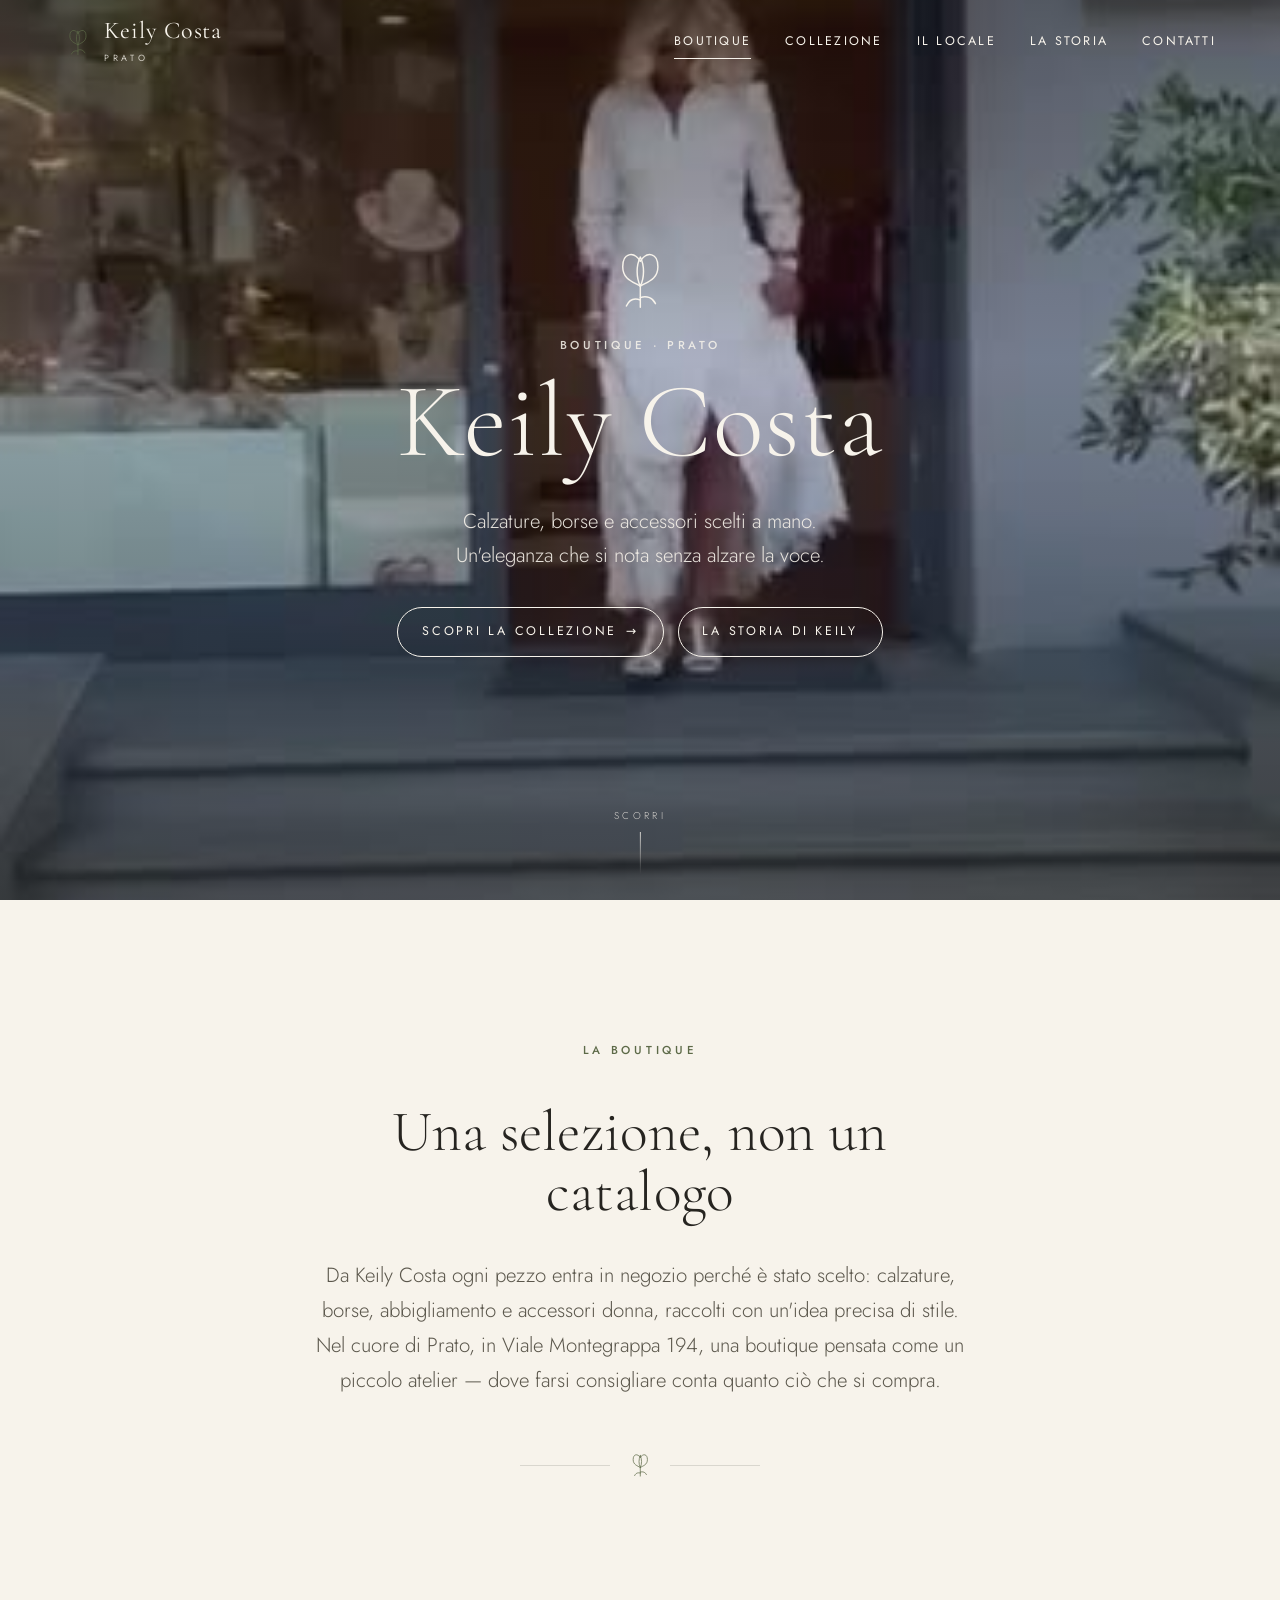
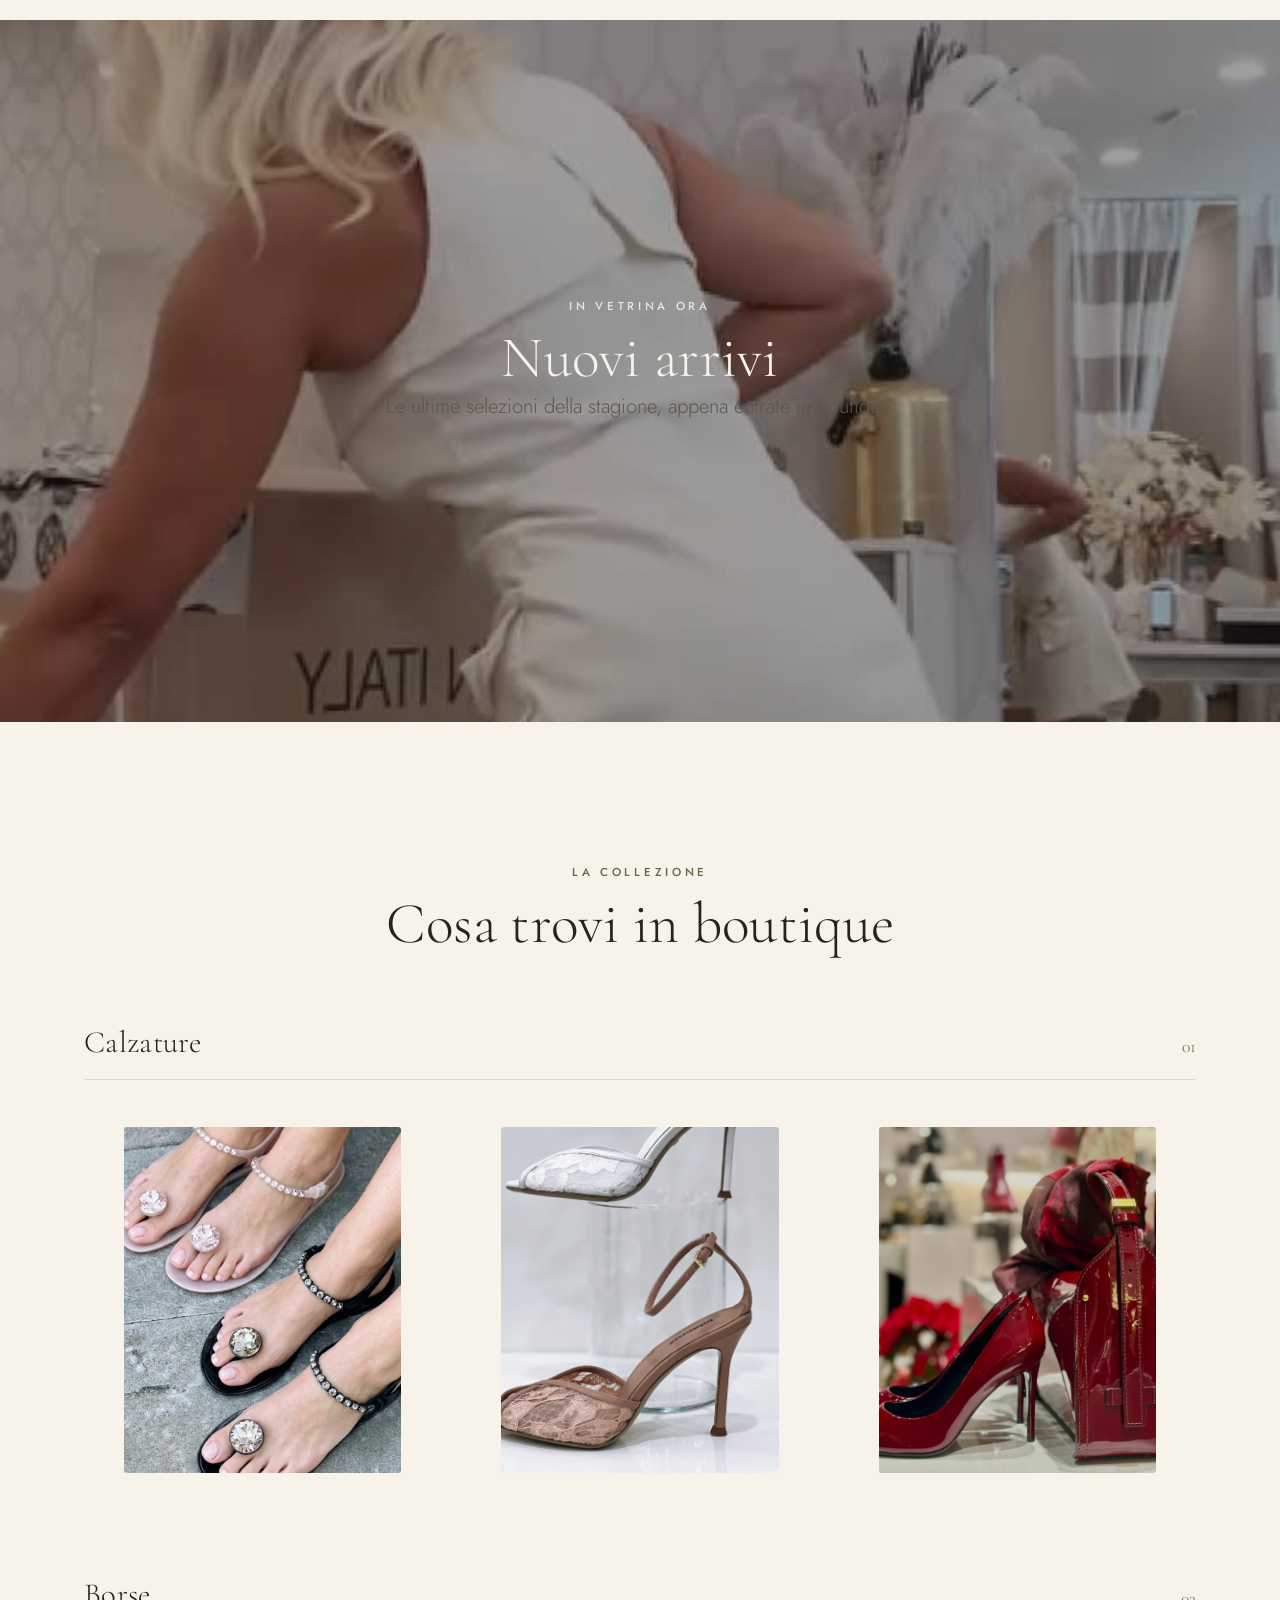
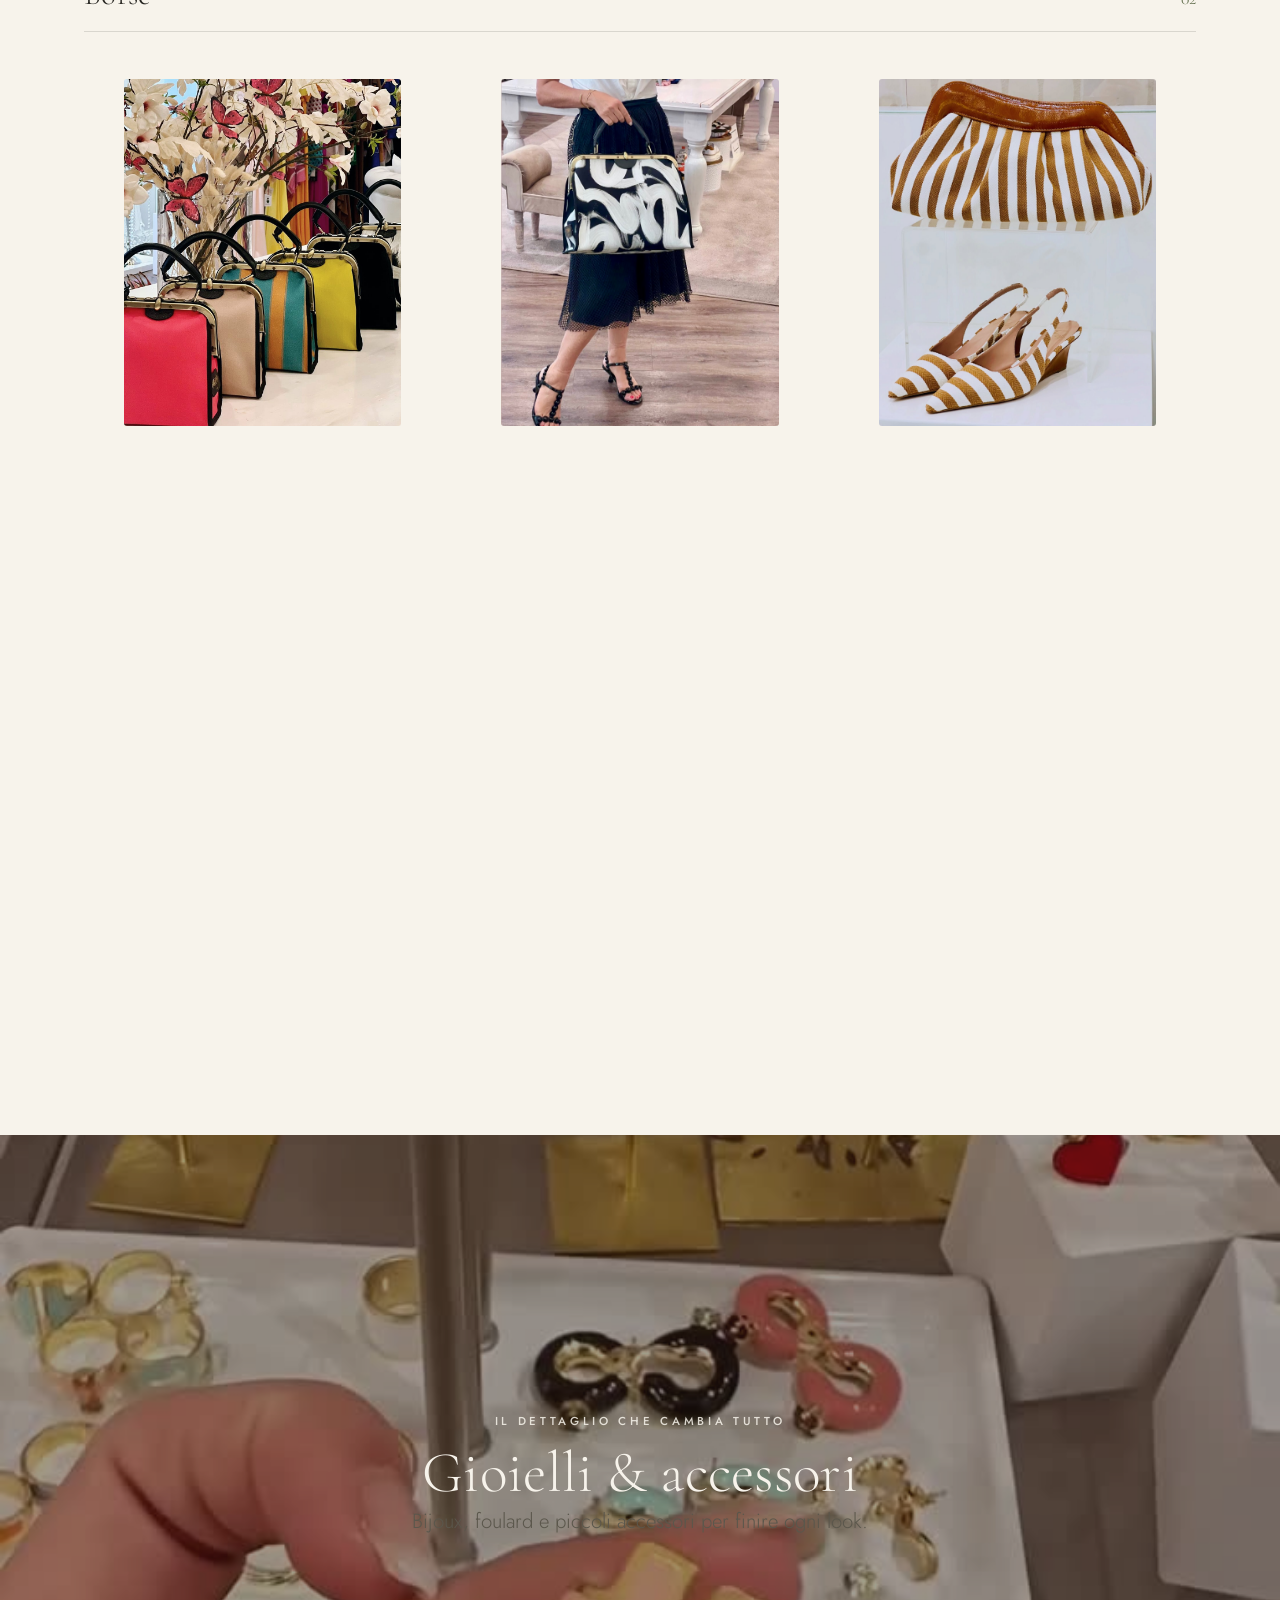
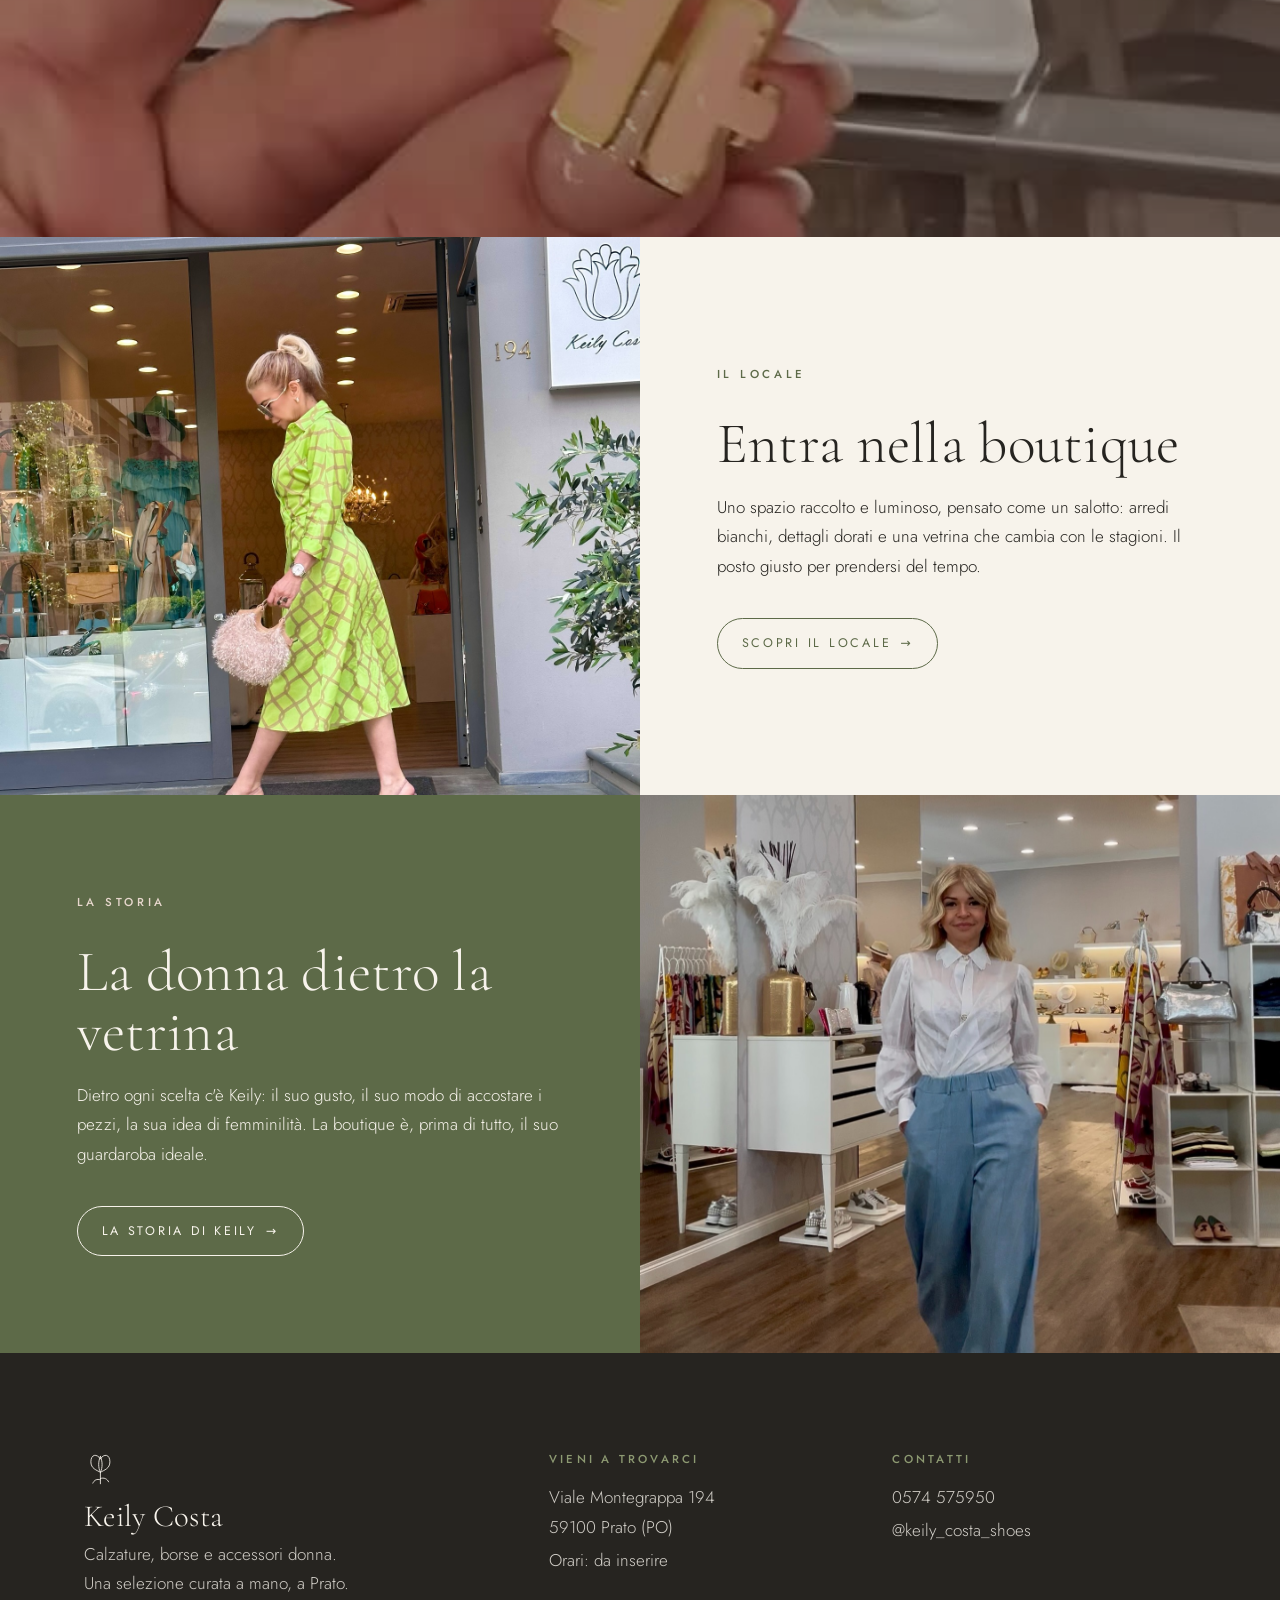
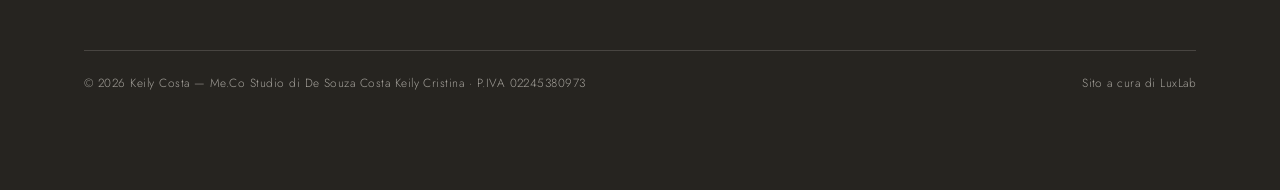
<file: index.html>
<!DOCTYPE html>
<html lang="it">
<head>
<meta charset="UTF-8">
<meta name="viewport" content="width=device-width, initial-scale=1">
<title>Keily Costa — Boutique di calzature, borse e accessori · Prato</title>
<meta name="description" content="Keily Costa: boutique di calzature, borse e accessori donna nel cuore di Prato, in Viale Montegrappa 194. Una selezione curata a mano, pezzo per pezzo.">
<link rel="preconnect" href="https://fonts.googleapis.com">
<link rel="preconnect" href="https://fonts.gstatic.com" crossorigin>
<link href="https://fonts.googleapis.com/css2?family=Cormorant+Garamond:ital,wght@0,300;0,400;0,500;1,300;1,400&family=Jost:wght@300;400;500&display=swap" rel="stylesheet">
<link rel="stylesheet" href="assets/css/style.css">
</head>
<body>

<!-- NAV -->
<header class="nav" id="nav">
  <a class="brand" href="index.html" aria-label="Keily Costa — home">
    <svg class="tulip" viewBox="0 0 100 122" fill="none" stroke="currentColor" stroke-width="2.6" stroke-linecap="round" stroke-linejoin="round" aria-hidden="true">
      <path d="M50 30 C 39 13 21 16 21 39 C 21 60 38 64 50 71"/><path d="M50 30 C 61 13 79 16 79 39 C 79 60 62 64 50 71"/>
      <path d="M50 23 C 43 37 43 57 50 71 C 57 57 57 37 50 23 Z"/><path d="M50 71 L 50 106"/>
      <path d="M50 94 C 39 90 31 95 27 104"/><path d="M50 90 C 61 86 71 91 75 100"/>
    </svg>
    <span><b>Keily Costa</b><small>Prato</small></span>
  </a>
  <button class="burger" aria-label="Apri il menu" aria-expanded="false"><span></span><span></span><span></span></button>
  <nav class="menu" aria-label="Principale">
    <a href="index.html" aria-current="page">Boutique</a>
    <a href="index.html#collezione">Collezione</a>
    <a href="interno.html">Il locale</a>
    <a href="storia.html">La storia</a>
    <a href="index.html#contatti">Contatti</a>
  </nav>
</header>

<!-- HERO -->
<section class="hero">
  <video class="hero__bg" autoplay muted loop playsinline poster="assets/poster/hero.jpg">
    <source src="assets/video/hero.mp4" type="video/mp4">
  </video>
  <div class="hero__inner">
    <svg class="tulip" viewBox="0 0 100 122" fill="none" stroke="currentColor" stroke-width="2.4" stroke-linecap="round" stroke-linejoin="round" aria-hidden="true">
      <path d="M50 30 C 39 13 21 16 21 39 C 21 60 38 64 50 71"/><path d="M50 30 C 61 13 79 16 79 39 C 79 60 62 64 50 71"/>
      <path d="M50 23 C 43 37 43 57 50 71 C 57 57 57 37 50 23 Z"/><path d="M50 71 L 50 106"/>
      <path d="M50 94 C 39 90 31 95 27 104"/><path d="M50 90 C 61 86 71 91 75 100"/>
    </svg>
    <p class="eyebrow">Boutique · Prato</p>
    <h1 class="display">Keily&nbsp;Costa</h1>
    <p class="lede">Calzature, borse e accessori scelti a mano.<br>Un'eleganza che si nota senza alzare la voce.</p>
    <div class="hero__cta">
      <a class="btn btn--light" href="#collezione">Scopri la collezione <span class="arr">&rarr;</span></a>
      <a class="btn btn--light" href="storia.html">La storia di Keily</a>
    </div>
  </div>
  <span class="scrollcue">Scorri</span>
</section>

<!-- INTRO -->
<section class="section" id="boutique">
  <div class="wrap intro" data-reveal>
    <p class="eyebrow">La boutique</p>
    <h2 class="h-sec">Una selezione, non un catalogo</h2>
    <p class="lede">Da Keily Costa ogni pezzo entra in negozio perché è stato scelto: calzature, borse, abbigliamento e accessori donna, raccolti con un'idea precisa di stile. Nel cuore di Prato, in Viale Montegrappa 194, una boutique pensata come un piccolo atelier — dove farsi consigliare conta quanto ciò che si compra.</p>
    <div class="divider" aria-hidden="true">
      <svg class="tulip" viewBox="0 0 100 122" fill="none" stroke="currentColor" stroke-width="3" stroke-linecap="round" stroke-linejoin="round"><path d="M50 30 C 39 13 21 16 21 39 C 21 60 38 64 50 71"/><path d="M50 30 C 61 13 79 16 79 39 C 79 60 62 64 50 71"/><path d="M50 23 C 43 37 43 57 50 71 C 57 57 57 37 50 23 Z"/><path d="M50 71 L 50 106"/><path d="M50 94 C 39 90 31 95 27 104"/><path d="M50 90 C 61 86 71 91 75 100"/></svg>
    </div>
  </div>
</section>

<!-- BAND: NUOVI ARRIVI -->
<section class="band">
  <video class="band__bg" autoplay muted loop playsinline preload="none" poster="assets/poster/nuovi-arrivi.jpg">
    <source src="assets/video/nuovi-arrivi.mp4" type="video/mp4">
  </video>
  <div class="band__inner" data-reveal>
    <p class="eyebrow">In vetrina ora</p>
    <h2 class="h-sec">Nuovi arrivi</h2>
    <p class="lede">Le ultime selezioni della stagione, appena entrate in boutique.</p>
  </div>
</section>

<!-- COLLEZIONE -->
<section class="section" id="collezione">
  <div class="wrap">
    <div class="center" data-reveal style="margin-bottom:clamp(40px,6vw,72px)">
      <p class="eyebrow">La collezione</p>
      <h2 class="h-sec">Cosa trovi in boutique</h2>
    </div>

    <!-- Calzature -->
    <div class="cat" data-reveal>
      <div class="cathead"><h3 class="h-3">Calzature</h3><span class="num">01</span></div>
      <div class="grid">
        <figure class="card"><img src="assets/img/prod-sandali-gioiello.jpg" alt="Sandali infradito con dettaglio gioiello in cristallo" loading="lazy"><figcaption>Sandalo gioiello</figcaption></figure>
        <figure class="card"><img src="assets/img/prod-sandali-pizzo.jpg" alt="Sandali con tacco in pizzo, toni cipria e bianco" loading="lazy"><figcaption>Sandalo in pizzo</figcaption></figure>
        <figure class="card"><img src="assets/img/prod-decollete-rosse.jpg" alt="Décolleté in vernice rossa con borsa coordinata" loading="lazy"><figcaption>Décolleté in vernice</figcaption></figure>
      </div>
    </div>

    <!-- Borse -->
    <div class="cat" data-reveal>
      <div class="cathead"><h3 class="h-3">Borse</h3><span class="num">02</span></div>
      <div class="grid">
        <figure class="card"><img src="assets/img/prod-borse-colorate.jpg" alt="Borse a telaio in più colori esposte in boutique" loading="lazy"><figcaption>Borse a telaio</figcaption></figure>
        <figure class="card"><img src="assets/img/prod-borsa-astratta.jpg" alt="Borsa a telaio con stampa astratta bianca e nera" loading="lazy"><figcaption>Borsa d'autore</figcaption></figure>
        <figure class="card"><img src="assets/img/prod-borsa-righe.jpg" alt="Pochette a righe con sandali coordinati" loading="lazy"><figcaption>Pochette a righe</figcaption></figure>
      </div>
    </div>

    <!-- Abbigliamento -->
    <div class="cat" data-reveal>
      <div class="cathead"><h3 class="h-3">Abbigliamento</h3><span class="num">03</span></div>
      <div class="grid">
        <figure class="card"><img src="assets/img/prod-abito-floreale.jpg" alt="Abito lungo a bustino con stampa floreale" loading="lazy"><figcaption>Abito a stampa floreale</figcaption></figure>
        <figure class="card"><img src="assets/img/prod-cappotti-teddy.jpg" alt="Capispalla teddy nei toni rosso, rosa e panna" loading="lazy"><figcaption>Capispalla teddy</figcaption></figure>
        <figure class="card"><img src="assets/img/prod-pellicce.jpg" alt="Stole e capispalla esposti su appendiabiti" loading="lazy"><figcaption>Stole e capispalla</figcaption></figure>
      </div>
    </div>
  </div>
</section>

<!-- BAND: GIOIELLI -->
<section class="band">
  <video class="band__bg" autoplay muted loop playsinline preload="none" poster="assets/poster/gioielli.jpg">
    <source src="assets/video/gioielli.mp4" type="video/mp4">
  </video>
  <div class="band__inner" data-reveal>
    <p class="eyebrow">Il dettaglio che cambia tutto</p>
    <h2 class="h-sec">Gioielli &amp; accessori</h2>
    <p class="lede">Bijoux, foulard e piccoli accessori per finire ogni look.</p>
  </div>
</section>

<!-- FEATURE: IL LOCALE -->
<section class="feature" aria-labelledby="locale-t">
  <div class="feature__media"><img src="assets/img/keily-vetrina.jpg" alt="L'ingresso della boutique Keily Costa in Viale Montegrappa 194"></div>
  <div class="feature__body" data-reveal>
    <p class="eyebrow">Il locale</p>
    <h2 class="h-sec" id="locale-t">Entra nella boutique</h2>
    <p>Uno spazio raccolto e luminoso, pensato come un salotto: arredi bianchi, dettagli dorati e una vetrina che cambia con le stagioni. Il posto giusto per prendersi del tempo.</p>
    <div><a class="btn btn--sage" href="interno.html">Scopri il locale <span class="arr">&rarr;</span></a></div>
  </div>
</section>

<!-- FEATURE: LA STORIA -->
<section class="feature feature--flip feature--sage" aria-labelledby="storia-t">
  <div class="feature__media"><img src="assets/img/keily-ritratto-1.jpg" alt="Keily nella sua boutique"></div>
  <div class="feature__body" data-reveal>
    <p class="eyebrow">La storia</p>
    <h2 class="h-sec" id="storia-t">La donna dietro la vetrina</h2>
    <p>Dietro ogni scelta c'è Keily: il suo gusto, il suo modo di accostare i pezzi, la sua idea di femminilità. La boutique è, prima di tutto, il suo guardaroba ideale.</p>
    <div><a class="btn btn--light" href="storia.html">La storia di Keily <span class="arr">&rarr;</span></a></div>
  </div>
</section>

<!-- FOOTER -->
<footer class="foot" id="contatti">
  <div class="wrap">
    <div class="foot__grid">
      <div>
        <svg class="tulip" viewBox="0 0 100 122" fill="none" stroke="currentColor" stroke-width="2.6" stroke-linecap="round" stroke-linejoin="round" aria-hidden="true"><path d="M50 30 C 39 13 21 16 21 39 C 21 60 38 64 50 71"/><path d="M50 30 C 61 13 79 16 79 39 C 79 60 62 64 50 71"/><path d="M50 23 C 43 37 43 57 50 71 C 57 57 57 37 50 23 Z"/><path d="M50 71 L 50 106"/><path d="M50 94 C 39 90 31 95 27 104"/><path d="M50 90 C 61 86 71 91 75 100"/></svg>
        <h2 class="h-3" style="margin:.4em 0 .2em">Keily Costa</h2>
        <p>Calzature, borse e accessori donna.<br>Una selezione curata a mano, a Prato.</p>
      </div>
      <div>
        <h4>Vieni a trovarci</h4>
        <p><a href="https://maps.google.com/?q=Viale+Montegrappa+194+Prato" target="_blank" rel="noopener">Viale Montegrappa 194<br>59100 Prato (PO)</a></p>
        <p>Orari: <span data-edit>da inserire</span></p>
      </div>
      <div>
        <h4>Contatti</h4>
        <p><a href="tel:+390574575950">0574 575950</a></p>
        <p><a href="https://instagram.com/keily_costa_shoes" target="_blank" rel="noopener">@keily_costa_shoes</a></p>
      </div>
    </div>
    <div class="foot__bot">
      <span>© <span id="yr"></span> Keily Costa — Me.Co Studio di De Souza Costa Keily Cristina · P.IVA 02245380973</span>
      <span>Sito a cura di LuxLab</span>
    </div>
  </div>
</footer>

<script src="assets/js/site.js"></script>
<script>document.getElementById('yr').textContent=new Date().getFullYear();</script>
</body>
</html>
</file>
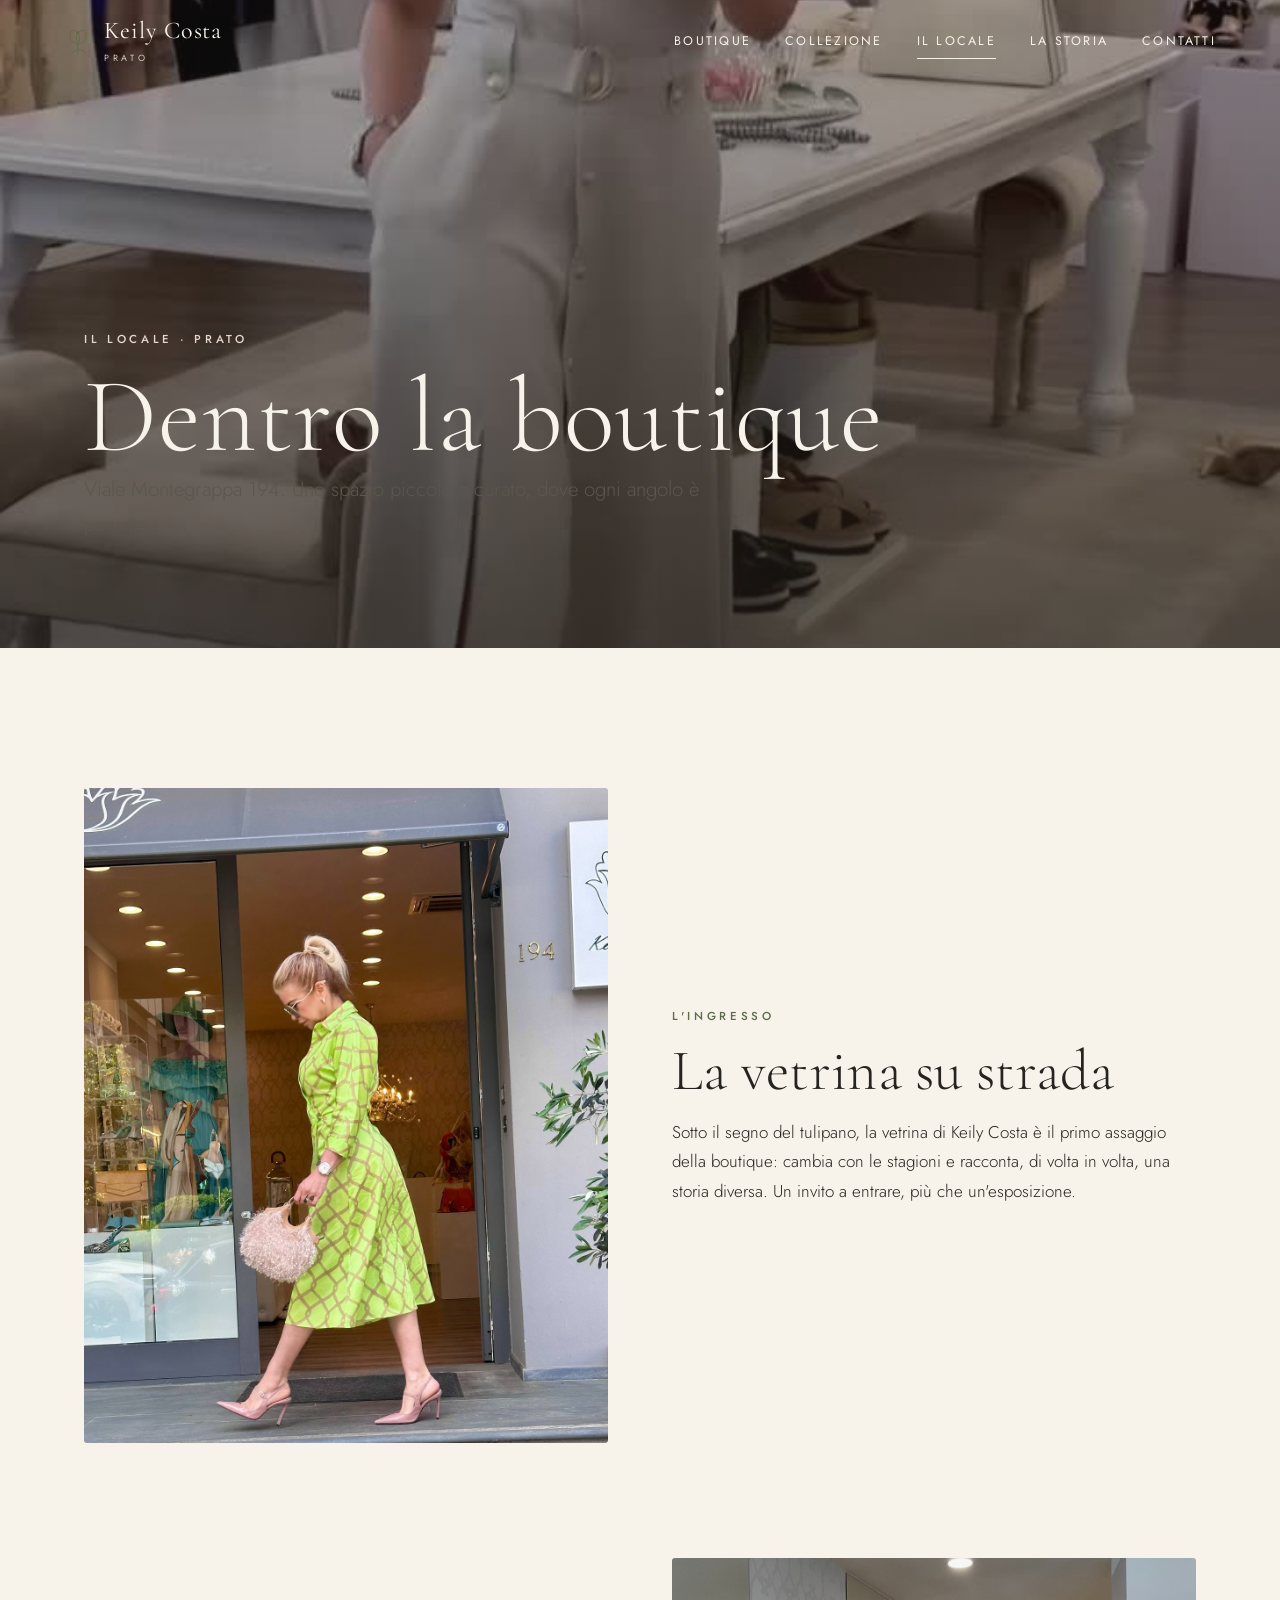
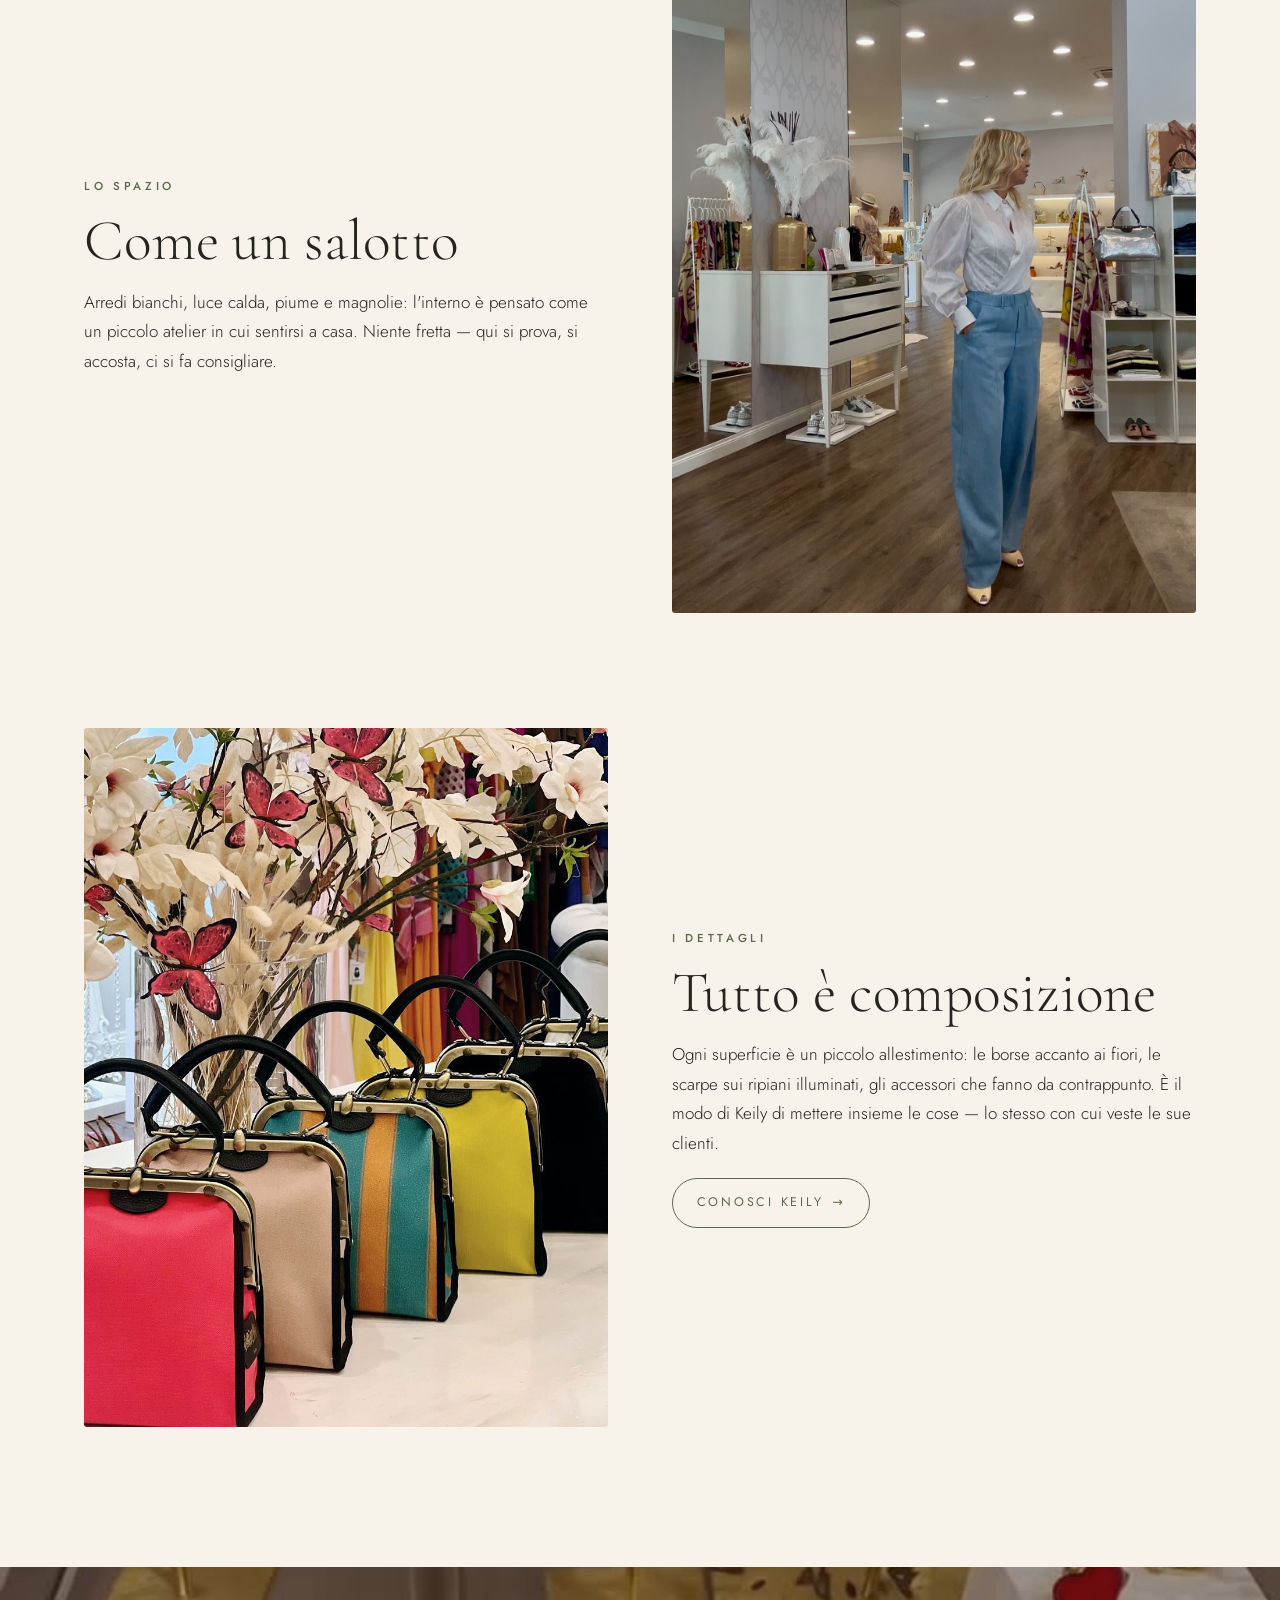
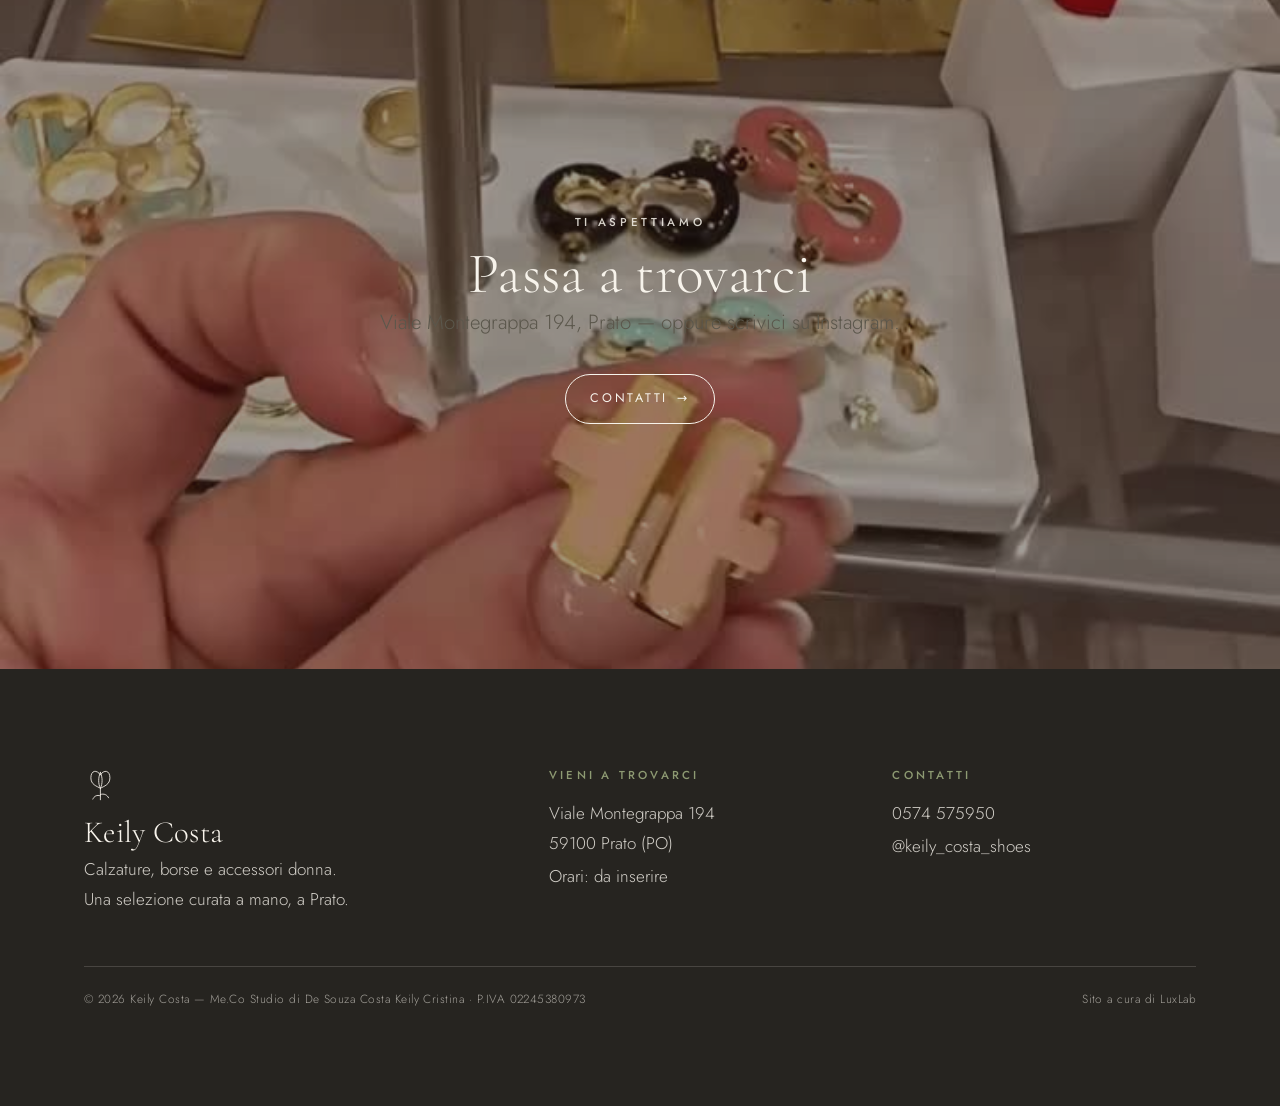
<file: interno.html>
<!DOCTYPE html>
<html lang="it">
<head>
<meta charset="UTF-8">
<meta name="viewport" content="width=device-width, initial-scale=1">
<title>Il locale — Keily Costa · Prato</title>
<meta name="description" content="La boutique Keily Costa in Viale Montegrappa 194 a Prato: uno spazio raccolto e luminoso, arredi bianchi e dettagli dorati. Entra a scoprirlo.">
<link rel="preconnect" href="https://fonts.googleapis.com">
<link rel="preconnect" href="https://fonts.gstatic.com" crossorigin>
<link href="https://fonts.googleapis.com/css2?family=Cormorant+Garamond:ital,wght@0,300;0,400;0,500;1,300;1,400&family=Jost:wght@300;400;500&display=swap" rel="stylesheet">
<link rel="stylesheet" href="assets/css/style.css">
</head>
<body>

<header class="nav" id="nav">
  <a class="brand" href="index.html" aria-label="Keily Costa — home">
    <svg class="tulip" viewBox="0 0 100 122" fill="none" stroke="currentColor" stroke-width="2.6" stroke-linecap="round" stroke-linejoin="round" aria-hidden="true"><path d="M50 30 C 39 13 21 16 21 39 C 21 60 38 64 50 71"/><path d="M50 30 C 61 13 79 16 79 39 C 79 60 62 64 50 71"/><path d="M50 23 C 43 37 43 57 50 71 C 57 57 57 37 50 23 Z"/><path d="M50 71 L 50 106"/><path d="M50 94 C 39 90 31 95 27 104"/><path d="M50 90 C 61 86 71 91 75 100"/></svg>
    <span><b>Keily Costa</b><small>Prato</small></span>
  </a>
  <button class="burger" aria-label="Apri il menu" aria-expanded="false"><span></span><span></span><span></span></button>
  <nav class="menu" aria-label="Principale">
    <a href="index.html">Boutique</a>
    <a href="index.html#collezione">Collezione</a>
    <a href="interno.html" aria-current="page">Il locale</a>
    <a href="storia.html">La storia</a>
    <a href="index.html#contatti">Contatti</a>
  </nav>
</header>

<!-- PAGE HERO -->
<section class="phero">
  <video class="phero__bg" autoplay muted loop playsinline poster="assets/poster/atmosfera.jpg">
    <source src="assets/video/atmosfera.mp4" type="video/mp4">
  </video>
  <div class="phero__inner" data-reveal>
    <p class="eyebrow">Il locale · Prato</p>
    <h1 class="display">Dentro la boutique</h1>
    <p class="lede" style="max-width:620px">Viale Montegrappa 194. Uno spazio piccolo e curato, dove ogni angolo è pensato.</p>
  </div>
</section>

<!-- EDITORIAL -->
<section class="section">
  <div class="wrap editorial">

    <div class="row" data-reveal>
      <div class="ed-media"><img src="assets/img/keily-vetrina.jpg" alt="Esterno della boutique con insegna e vetrina"></div>
      <div class="stack">
        <p class="eyebrow">L'ingresso</p>
        <h2 class="h-sec">La vetrina su strada</h2>
        <p>Sotto il segno del tulipano, la vetrina di Keily Costa è il primo assaggio della boutique: cambia con le stagioni e racconta, di volta in volta, una storia diversa. Un invito a entrare, più che un'esposizione.</p>
      </div>
    </div>

    <div class="row row--flip" data-reveal>
      <div class="ed-media"><img src="assets/img/keily-ritratto-3.jpg" alt="Interno della boutique con arredi bianchi e piume"></div>
      <div class="stack">
        <p class="eyebrow">Lo spazio</p>
        <h2 class="h-sec">Come un salotto</h2>
        <p>Arredi bianchi, luce calda, piume e magnolie: l'interno è pensato come un piccolo atelier in cui sentirsi a casa. Niente fretta — qui si prova, si accosta, ci si fa consigliare.</p>
      </div>
    </div>

    <div class="row" data-reveal>
      <div class="ed-media ed-media--tall"><img src="assets/img/prod-borse-colorate.jpg" alt="Borse esposte su un tavolo accanto ai fiori"></div>
      <div class="stack">
        <p class="eyebrow">I dettagli</p>
        <h2 class="h-sec">Tutto è composizione</h2>
        <p>Ogni superficie è un piccolo allestimento: le borse accanto ai fiori, le scarpe sui ripiani illuminati, gli accessori che fanno da contrappunto. È il modo di Keily di mettere insieme le cose — lo stesso con cui veste le sue clienti.</p>
        <div><a class="btn btn--sage" href="storia.html">Conosci Keily <span class="arr">&rarr;</span></a></div>
      </div>
    </div>

  </div>
</section>

<!-- BAND -->
<section class="band">
  <video class="band__bg" autoplay muted loop playsinline preload="none" poster="assets/poster/gioielli.jpg">
    <source src="assets/video/gioielli.mp4" type="video/mp4">
  </video>
  <div class="band__inner" data-reveal>
    <p class="eyebrow">Ti aspettiamo</p>
    <h2 class="h-sec">Passa a trovarci</h2>
    <p class="lede">Viale Montegrappa 194, Prato — oppure scrivici su Instagram.</p>
    <div class="hero__cta"><a class="btn btn--light" href="index.html#contatti">Contatti <span class="arr">&rarr;</span></a></div>
  </div>
</section>

<!-- FOOTER -->
<footer class="foot" id="contatti">
  <div class="wrap">
    <div class="foot__grid">
      <div>
        <svg class="tulip" viewBox="0 0 100 122" fill="none" stroke="currentColor" stroke-width="2.6" stroke-linecap="round" stroke-linejoin="round" aria-hidden="true"><path d="M50 30 C 39 13 21 16 21 39 C 21 60 38 64 50 71"/><path d="M50 30 C 61 13 79 16 79 39 C 79 60 62 64 50 71"/><path d="M50 23 C 43 37 43 57 50 71 C 57 57 57 37 50 23 Z"/><path d="M50 71 L 50 106"/><path d="M50 94 C 39 90 31 95 27 104"/><path d="M50 90 C 61 86 71 91 75 100"/></svg>
        <h2 class="h-3" style="margin:.4em 0 .2em">Keily Costa</h2>
        <p>Calzature, borse e accessori donna.<br>Una selezione curata a mano, a Prato.</p>
      </div>
      <div>
        <h4>Vieni a trovarci</h4>
        <p><a href="https://maps.google.com/?q=Viale+Montegrappa+194+Prato" target="_blank" rel="noopener">Viale Montegrappa 194<br>59100 Prato (PO)</a></p>
        <p>Orari: <span data-edit>da inserire</span></p>
      </div>
      <div>
        <h4>Contatti</h4>
        <p><a href="tel:+390574575950">0574 575950</a></p>
        <p><a href="https://instagram.com/keily_costa_shoes" target="_blank" rel="noopener">@keily_costa_shoes</a></p>
      </div>
    </div>
    <div class="foot__bot">
      <span>© <span id="yr"></span> Keily Costa — Me.Co Studio di De Souza Costa Keily Cristina · P.IVA 02245380973</span>
      <span>Sito a cura di LuxLab</span>
    </div>
  </div>
</footer>

<script src="assets/js/site.js"></script>
<script>document.getElementById('yr').textContent=new Date().getFullYear();</script>
</body>
</html>
</file>
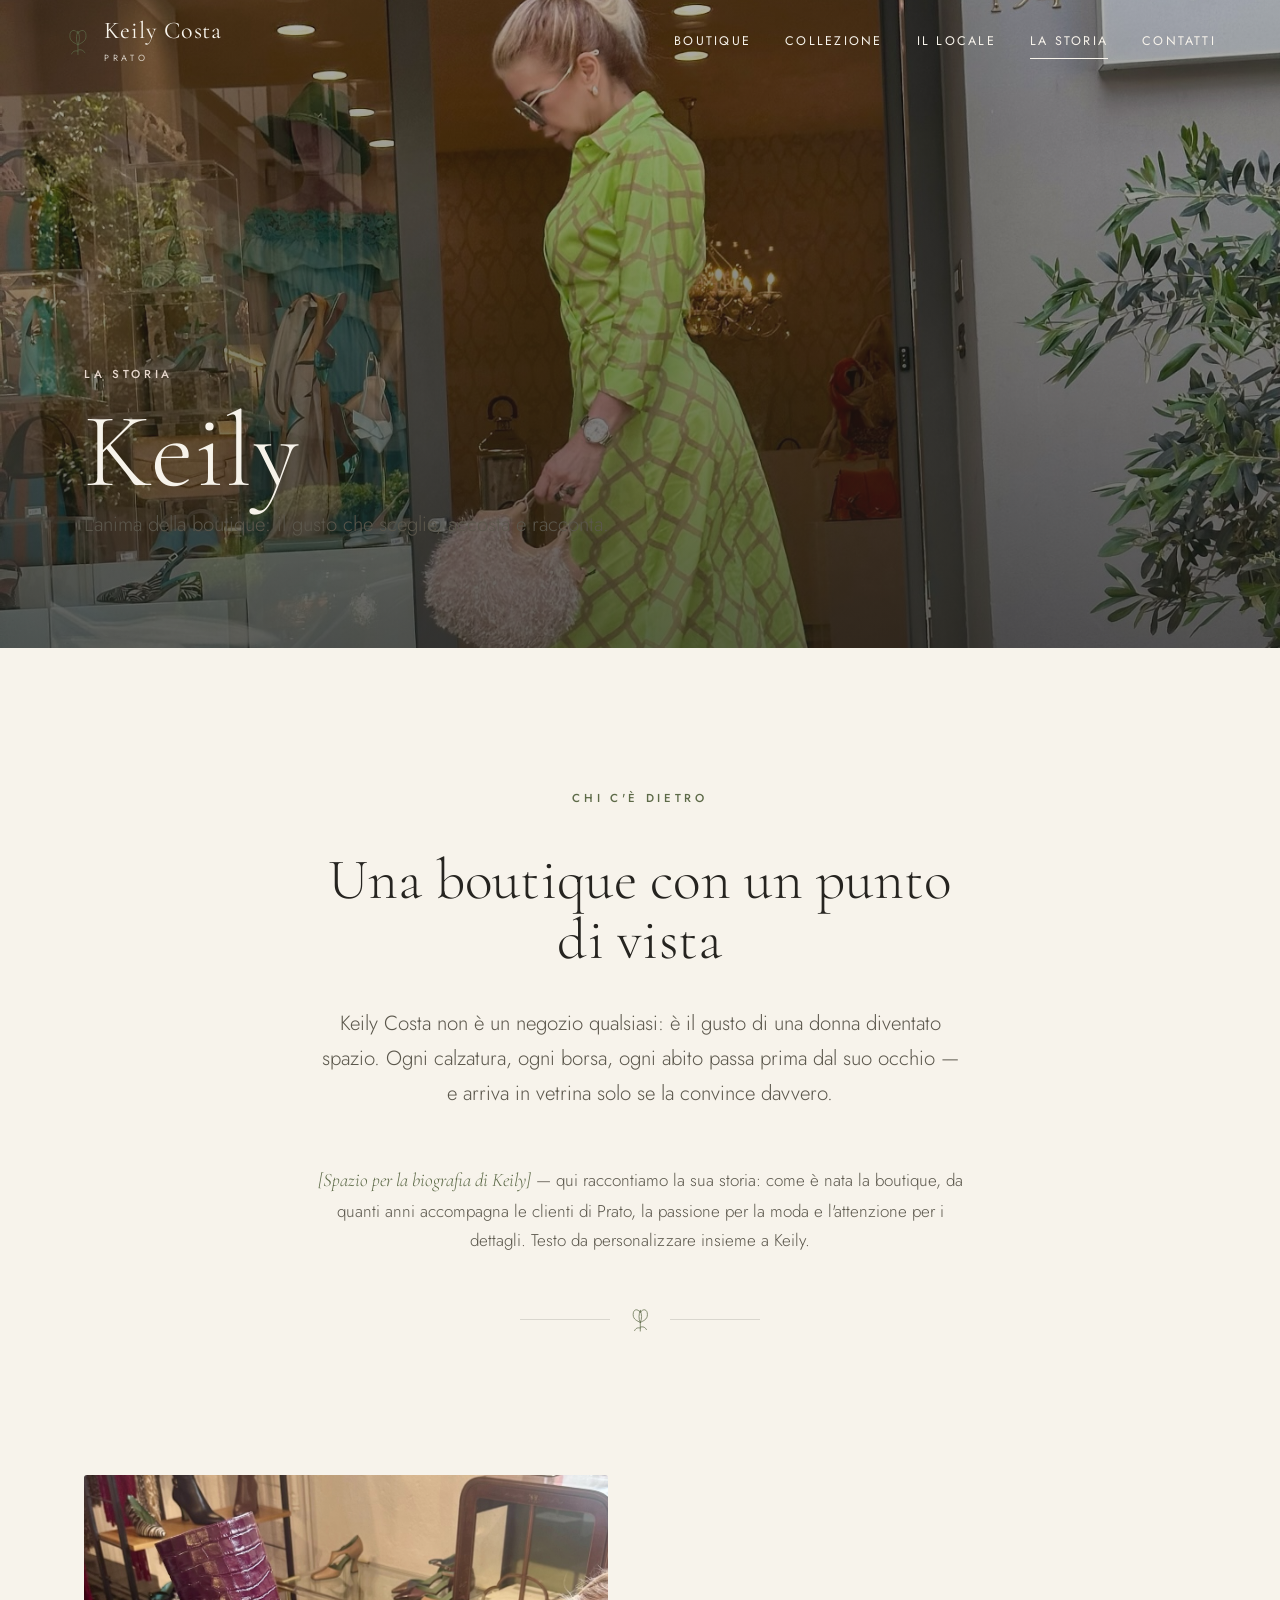
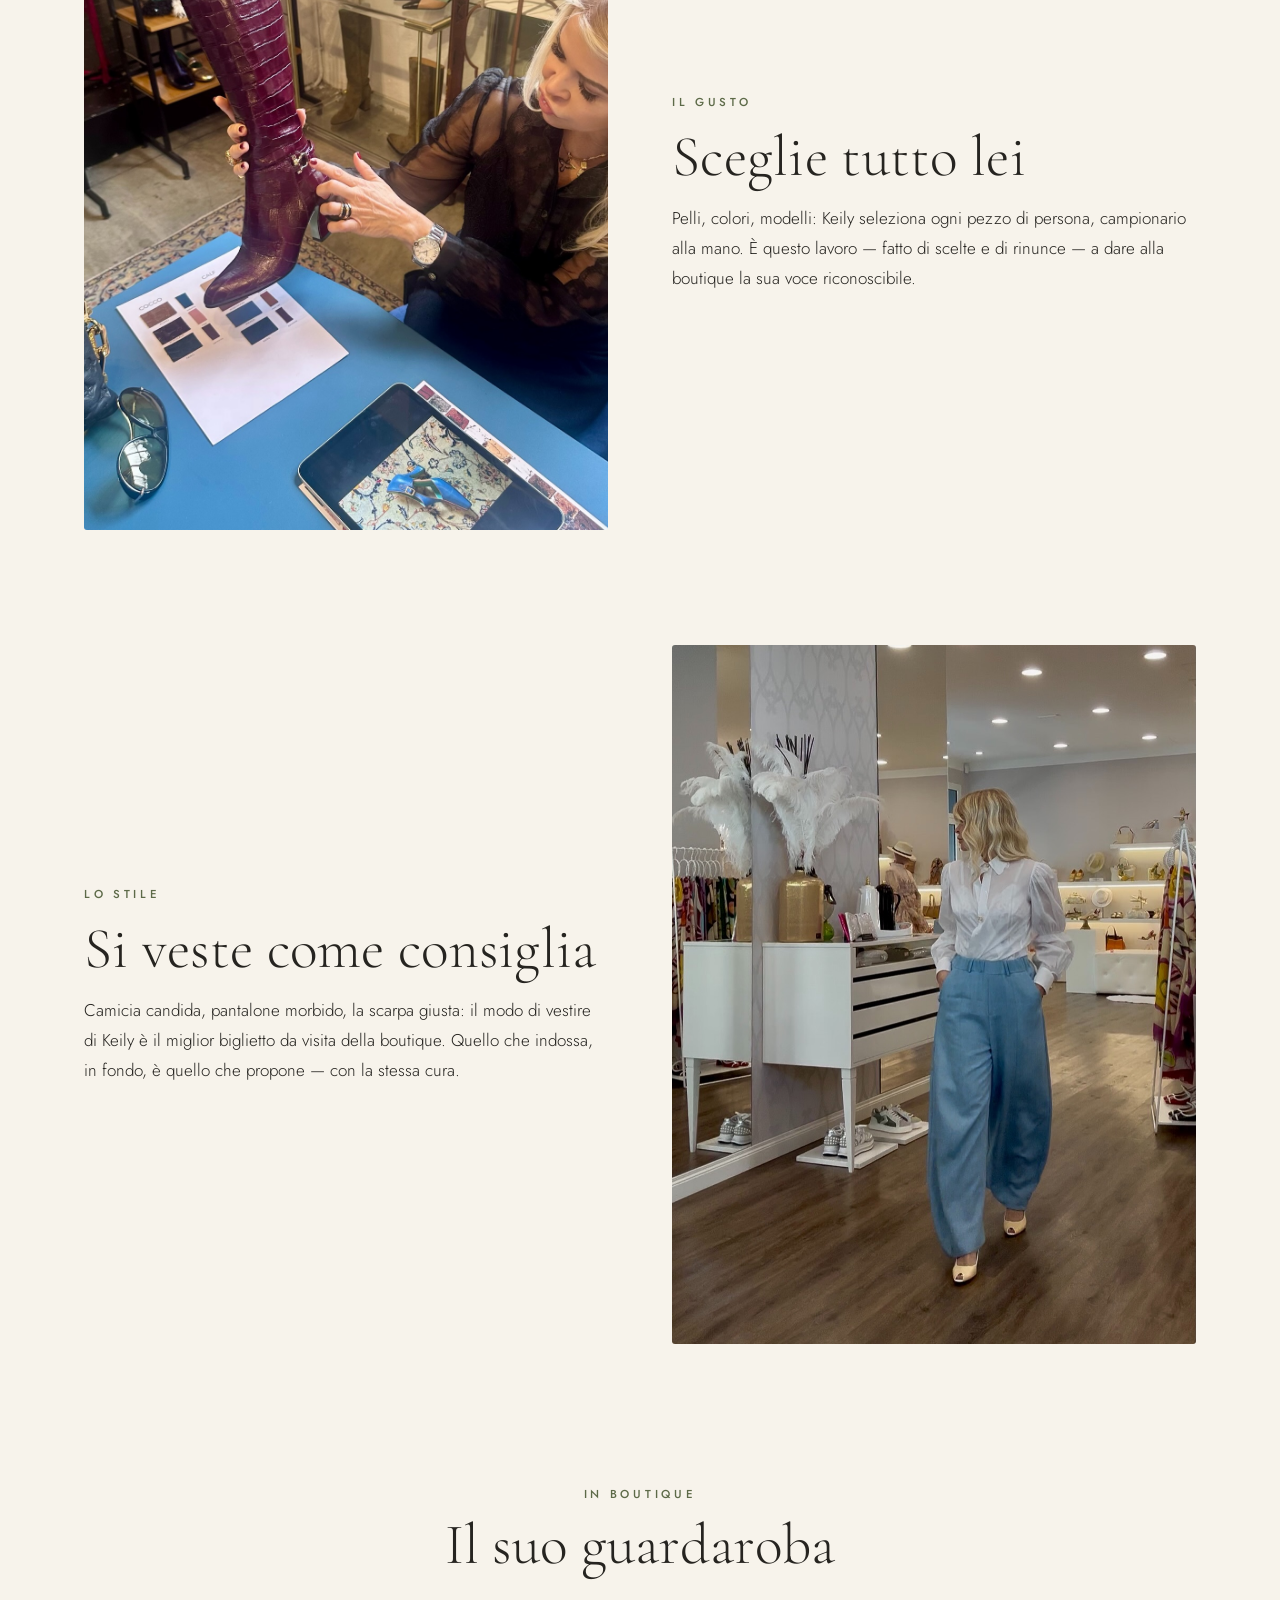
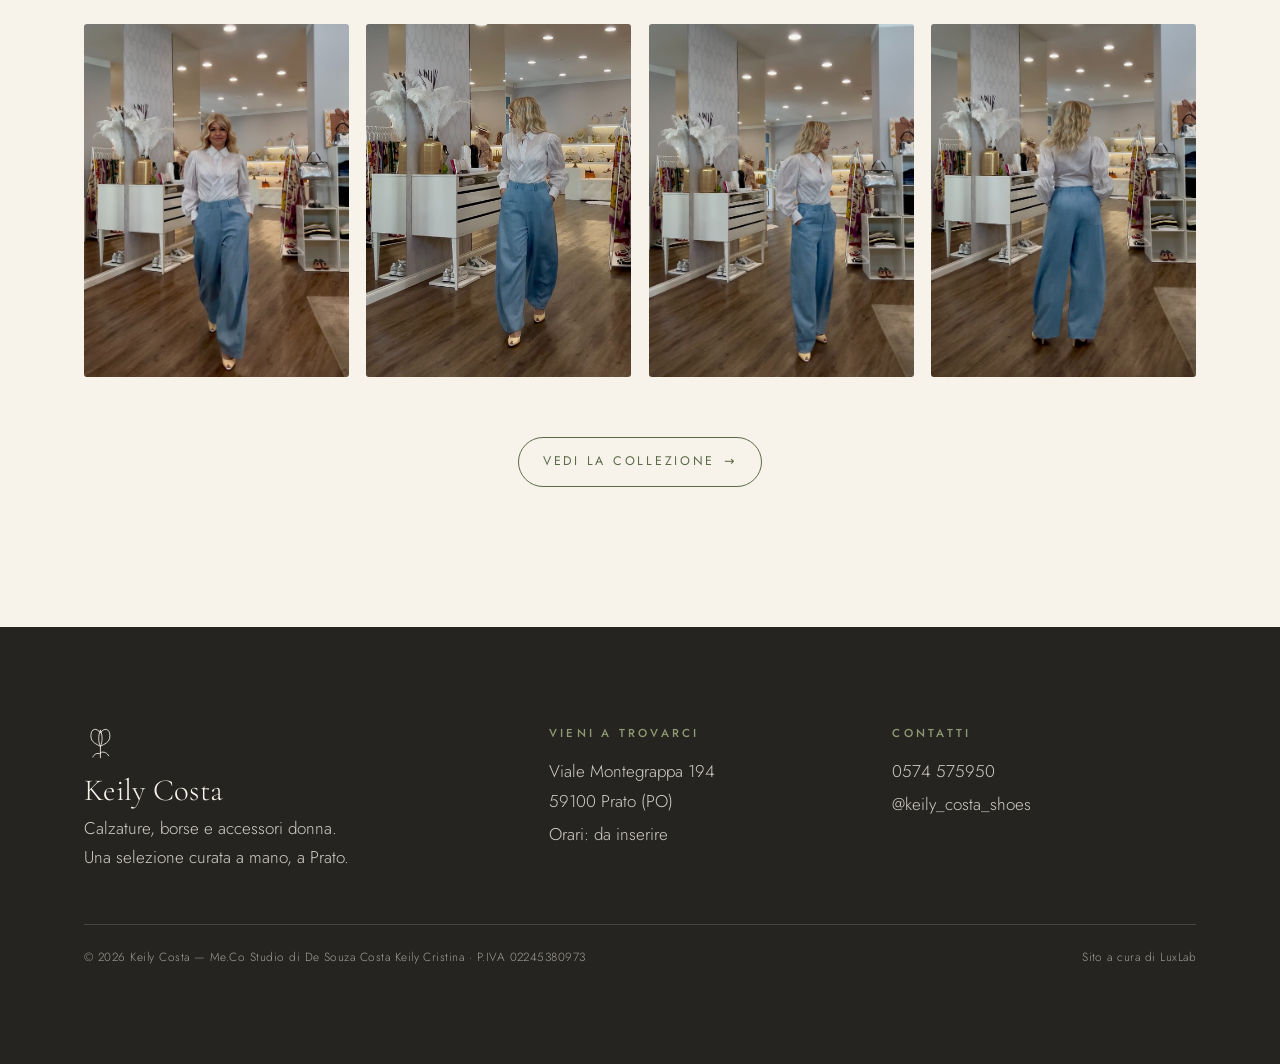
<file: storia.html>
<!DOCTYPE html>
<html lang="it">
<head>
<meta charset="UTF-8">
<meta name="viewport" content="width=device-width, initial-scale=1">
<title>La storia di Keily — Keily Costa · Prato</title>
<meta name="description" content="La storia di Keily, anima della boutique Keily Costa di Prato: il suo gusto, il suo stile e il modo di scegliere ogni pezzo.">
<link rel="preconnect" href="https://fonts.googleapis.com">
<link rel="preconnect" href="https://fonts.gstatic.com" crossorigin>
<link href="https://fonts.googleapis.com/css2?family=Cormorant+Garamond:ital,wght@0,300;0,400;0,500;1,300;1,400&family=Jost:wght@300;400;500&display=swap" rel="stylesheet">
<link rel="stylesheet" href="assets/css/style.css">
</head>
<body>

<header class="nav" id="nav">
  <a class="brand" href="index.html" aria-label="Keily Costa — home">
    <svg class="tulip" viewBox="0 0 100 122" fill="none" stroke="currentColor" stroke-width="2.6" stroke-linecap="round" stroke-linejoin="round" aria-hidden="true"><path d="M50 30 C 39 13 21 16 21 39 C 21 60 38 64 50 71"/><path d="M50 30 C 61 13 79 16 79 39 C 79 60 62 64 50 71"/><path d="M50 23 C 43 37 43 57 50 71 C 57 57 57 37 50 23 Z"/><path d="M50 71 L 50 106"/><path d="M50 94 C 39 90 31 95 27 104"/><path d="M50 90 C 61 86 71 91 75 100"/></svg>
    <span><b>Keily Costa</b><small>Prato</small></span>
  </a>
  <button class="burger" aria-label="Apri il menu" aria-expanded="false"><span></span><span></span><span></span></button>
  <nav class="menu" aria-label="Principale">
    <a href="index.html">Boutique</a>
    <a href="index.html#collezione">Collezione</a>
    <a href="interno.html">Il locale</a>
    <a href="storia.html" aria-current="page">La storia</a>
    <a href="index.html#contatti">Contatti</a>
  </nav>
</header>

<!-- PAGE HERO -->
<section class="phero">
  <img class="phero__bg" src="assets/img/keily-vetrina.jpg" alt="Keily davanti alla sua boutique">
  <div class="phero__inner" data-reveal>
    <p class="eyebrow">La storia</p>
    <h1 class="display">Keily</h1>
    <p class="lede" style="max-width:600px">L'anima della boutique: il gusto che sceglie, accosta e racconta.</p>
  </div>
</section>

<!-- INTRO STORIA -->
<section class="section">
  <div class="wrap intro" data-reveal>
    <p class="eyebrow">Chi c'è dietro</p>
    <h2 class="h-sec">Una boutique con un punto di vista</h2>
    <p class="lede">Keily Costa non è un negozio qualsiasi: è il gusto di una donna diventato spazio. Ogni calzatura, ogni borsa, ogni abito passa prima dal suo occhio — e arriva in vetrina solo se la convince davvero.</p>
    <p style="max-width:680px;margin-inline:auto;color:var(--ink-soft)"><em>[Spazio per la biografia di Keily]</em> — qui raccontiamo la sua storia: come è nata la boutique, da quanti anni accompagna le clienti di Prato, la passione per la moda e l'attenzione per i dettagli. <span data-edit>Testo da personalizzare insieme a Keily.</span></p>
    <div class="divider" aria-hidden="true"><svg class="tulip" viewBox="0 0 100 122" fill="none" stroke="currentColor" stroke-width="3" stroke-linecap="round" stroke-linejoin="round"><path d="M50 30 C 39 13 21 16 21 39 C 21 60 38 64 50 71"/><path d="M50 30 C 61 13 79 16 79 39 C 79 60 62 64 50 71"/><path d="M50 23 C 43 37 43 57 50 71 C 57 57 57 37 50 23 Z"/><path d="M50 71 L 50 106"/><path d="M50 94 C 39 90 31 95 27 104"/><path d="M50 90 C 61 86 71 91 75 100"/></svg></div>
  </div>
</section>

<!-- EDITORIAL -->
<section class="section" style="padding-top:0">
  <div class="wrap editorial">
    <div class="row" data-reveal>
      <div class="ed-media"><img src="assets/img/keily-seleziona.jpg" alt="Keily mentre sceglie un modello confrontando i colori"></div>
      <div class="stack">
        <p class="eyebrow">Il gusto</p>
        <h2 class="h-sec">Sceglie tutto lei</h2>
        <p>Pelli, colori, modelli: Keily seleziona ogni pezzo di persona, campionario alla mano. È questo lavoro — fatto di scelte e di rinunce — a dare alla boutique la sua voce riconoscibile.</p>
      </div>
    </div>

    <div class="row row--flip" data-reveal>
      <div class="ed-media ed-media--tall"><img src="assets/img/keily-ritratto-2.jpg" alt="Keily in un look total look della boutique"></div>
      <div class="stack">
        <p class="eyebrow">Lo stile</p>
        <h2 class="h-sec">Si veste come consiglia</h2>
        <p>Camicia candida, pantalone morbido, la scarpa giusta: il modo di vestire di Keily è il miglior biglietto da visita della boutique. Quello che indossa, in fondo, è quello che propone — con la stessa cura.</p>
      </div>
    </div>
  </div>
</section>

<!-- PORTRAIT GALLERY -->
<section class="section" style="padding-top:0">
  <div class="wrap">
    <div class="center" data-reveal style="margin-bottom:clamp(28px,4vw,48px)">
      <p class="eyebrow">In boutique</p>
      <h2 class="h-sec">Il suo guardaroba</h2>
    </div>
    <div class="pgallery" data-reveal>
      <img src="assets/img/keily-ritratto-1.jpg" alt="Keily, ritratto in boutique" loading="lazy">
      <img src="assets/img/keily-ritratto-2.jpg" alt="Keily, look total look" loading="lazy">
      <img src="assets/img/keily-ritratto-3.jpg" alt="Keily di profilo in boutique" loading="lazy">
      <img src="assets/img/keily-ritratto-4.jpg" alt="Keily, dettaglio del look" loading="lazy">
    </div>
    <div class="center" style="margin-top:clamp(36px,5vw,60px)" data-reveal>
      <a class="btn btn--sage" href="index.html#collezione">Vedi la collezione <span class="arr">&rarr;</span></a>
    </div>
  </div>
</section>

<!-- FOOTER -->
<footer class="foot" id="contatti">
  <div class="wrap">
    <div class="foot__grid">
      <div>
        <svg class="tulip" viewBox="0 0 100 122" fill="none" stroke="currentColor" stroke-width="2.6" stroke-linecap="round" stroke-linejoin="round" aria-hidden="true"><path d="M50 30 C 39 13 21 16 21 39 C 21 60 38 64 50 71"/><path d="M50 30 C 61 13 79 16 79 39 C 79 60 62 64 50 71"/><path d="M50 23 C 43 37 43 57 50 71 C 57 57 57 37 50 23 Z"/><path d="M50 71 L 50 106"/><path d="M50 94 C 39 90 31 95 27 104"/><path d="M50 90 C 61 86 71 91 75 100"/></svg>
        <h2 class="h-3" style="margin:.4em 0 .2em">Keily Costa</h2>
        <p>Calzature, borse e accessori donna.<br>Una selezione curata a mano, a Prato.</p>
      </div>
      <div>
        <h4>Vieni a trovarci</h4>
        <p><a href="https://maps.google.com/?q=Viale+Montegrappa+194+Prato" target="_blank" rel="noopener">Viale Montegrappa 194<br>59100 Prato (PO)</a></p>
        <p>Orari: <span data-edit>da inserire</span></p>
      </div>
      <div>
        <h4>Contatti</h4>
        <p><a href="tel:+390574575950">0574 575950</a></p>
        <p><a href="https://instagram.com/keily_costa_shoes" target="_blank" rel="noopener">@keily_costa_shoes</a></p>
      </div>
    </div>
    <div class="foot__bot">
      <span>© <span id="yr"></span> Keily Costa — Me.Co Studio di De Souza Costa Keily Cristina · P.IVA 02245380973</span>
      <span>Sito a cura di LuxLab</span>
    </div>
  </div>
</footer>

<script src="assets/js/site.js"></script>
<script>document.getElementById('yr').textContent=new Date().getFullYear();</script>
</body>
</html>
</file>
<file: assets/css/style.css>
/* ===========================================================
   Keily Costa — boutique  ·  LuxLab
   Palette ancorata all'insegna del negozio (verde salvia + oro)
   =========================================================== */
:root{
  --ivory:#F7F3EB;
  --ivory-2:#EFE8DA;
  --ink:#262420;
  --ink-soft:#5b574c;
  --sage:#5d6a48;
  --sage-2:#8d9a72;
  --champagne:#b0934f;
  --blush:#e7d7cd;
  --line:rgba(38,36,32,.14);
  --shadow:0 18px 50px -28px rgba(38,36,32,.45);
  --maxw:1240px;
  --gut:clamp(20px,5vw,64px);
  --serif:"Cormorant Garamond",Georgia,serif;
  --sans:"Jost",system-ui,-apple-system,Segoe UI,sans-serif;
}
*{box-sizing:border-box}
html{scroll-behavior:smooth}
body{
  margin:0;background:var(--ivory);color:var(--ink);
  font-family:var(--sans);font-weight:300;font-size:17px;line-height:1.75;
  -webkit-font-smoothing:antialiased;overflow-x:hidden;
}
img,video{display:block;max-width:100%}
a{color:inherit;text-decoration:none}

/* ---------- type ---------- */
h1,h2,h3{font-family:var(--serif);font-weight:300;margin:0;line-height:1.04;letter-spacing:.01em}
.display{font-size:clamp(3rem,9vw,6.6rem)}
.h-sec{font-size:clamp(2.1rem,4.6vw,3.6rem);letter-spacing:.005em}
.h-3{font-size:clamp(1.5rem,2.4vw,2rem)}
.eyebrow{font-family:var(--sans);font-weight:500;font-size:.72rem;letter-spacing:.32em;
  text-transform:uppercase;color:var(--sage)}
.lede{font-size:clamp(1.05rem,1.6vw,1.3rem);line-height:1.7;color:var(--ink-soft);font-weight:300}
p{margin:0 0 1.1em}
em{font-family:var(--serif);font-style:italic;font-size:1.12em;color:var(--sage)}

/* ---------- layout ---------- */
.wrap{max-width:var(--maxw);margin:0 auto;padding-inline:var(--gut)}
.section{padding-block:clamp(64px,11vw,140px)}
.center{text-align:center}
.stack>*+*{margin-top:1rem}

/* ---------- tulip mark ---------- */
.tulip{color:var(--sage);width:auto;height:1em;display:inline-block;vertical-align:middle}
.divider{display:flex;align-items:center;justify-content:center;gap:18px;color:var(--sage);margin:0 auto}
.divider::before,.divider::after{content:"";height:1px;width:min(90px,18vw);background:var(--line)}
.divider .tulip{height:30px}

/* ---------- buttons ---------- */
.btn{
  --c:var(--ink);
  display:inline-flex;align-items:center;gap:.7em;
  font-family:var(--sans);font-weight:400;font-size:.78rem;letter-spacing:.22em;text-transform:uppercase;
  padding:1.05em 1.9em;border:1px solid var(--c);color:var(--c);border-radius:999px;
  background:transparent;cursor:pointer;transition:.45s cubic-bezier(.2,.7,.2,1);
}
.btn .arr{transition:transform .45s cubic-bezier(.2,.7,.2,1)}
.btn:hover{background:var(--c);color:var(--ivory)}
.btn:hover .arr{transform:translateX(5px)}
.btn--light{--c:var(--ivory)}
.btn--sage{--c:var(--sage)}

/* ---------- header ---------- */
.nav{position:fixed;inset:0 0 auto 0;z-index:60;display:flex;align-items:center;justify-content:space-between;
  padding:18px var(--gut);transition:background .4s,padding .4s,box-shadow .4s;mix-blend-mode:normal}
.nav.is-solid{background:rgba(247,243,235,.9);backdrop-filter:blur(12px);box-shadow:0 1px 0 var(--line);padding-block:12px}
.brand{display:flex;align-items:center;gap:12px;color:var(--ivory);transition:color .4s}
.nav.is-solid .brand,.nav--dark .brand{color:var(--ink)}
.brand .tulip{height:34px}
.brand b{font-family:var(--serif);font-weight:400;font-size:1.5rem;letter-spacing:.04em;line-height:1}
.brand small{display:block;font-family:var(--sans);font-weight:400;font-size:.56rem;letter-spacing:.42em;
  text-transform:uppercase;opacity:.8;margin-top:2px}
.menu{display:flex;align-items:center;gap:34px;font-size:.78rem;letter-spacing:.18em;text-transform:uppercase;
  color:var(--ivory);transition:color .4s}
.nav.is-solid .menu,.nav--dark .menu{color:var(--ink)}
.menu a{position:relative;padding-block:6px;font-weight:400}
.menu a::after{content:"";position:absolute;left:0;bottom:0;height:1px;width:0;background:currentColor;transition:width .4s}
.menu a:hover::after,.menu a[aria-current]::after{width:100%}
.burger{display:none;flex-direction:column;gap:5px;background:none;border:0;cursor:pointer;padding:8px}
.burger span{width:26px;height:1.5px;background:currentColor;color:var(--ivory);transition:.3s}
.nav.is-solid .burger span,.nav--dark .burger span{background:var(--ink)}

/* ---------- hero ---------- */
.hero{position:relative;min-height:100svh;display:grid;place-items:center;text-align:center;color:var(--ivory);overflow:hidden}
.hero__bg{position:absolute;inset:0;width:100%;height:100%;object-fit:cover;z-index:-2}
.hero::after{content:"";position:absolute;inset:0;z-index:-1;
  background:linear-gradient(180deg,rgba(30,28,22,.45),rgba(30,28,22,.25) 40%,rgba(30,28,22,.6))}
.hero__inner{padding:0 var(--gut);max-width:900px}
.hero .eyebrow{color:rgba(247,243,235,.85)}
.hero .tulip{height:clamp(46px,7vw,74px);color:var(--ivory);margin-bottom:18px}
.hero .display{margin:.1em 0 .25em}
.hero .lede{color:rgba(247,243,235,.9)}
.hero__cta{margin-top:34px;display:flex;gap:14px;justify-content:center;flex-wrap:wrap}
.scrollcue{position:absolute;bottom:26px;left:50%;transform:translateX(-50%);font-size:.62rem;letter-spacing:.34em;
  text-transform:uppercase;color:rgba(247,243,235,.8);display:flex;flex-direction:column;align-items:center;gap:8px}
.scrollcue::after{content:"";width:1px;height:42px;background:linear-gradient(rgba(247,243,235,.8),transparent);animation:cue 2.2s ease-in-out infinite}
@keyframes cue{0%,100%{opacity:.3;transform:scaleY(.5);transform-origin:top}50%{opacity:1;transform:scaleY(1)}}

/* ---------- intro ---------- */
.intro{display:grid;grid-template-columns:1fr;gap:30px;max-width:780px;margin:0 auto;text-align:center}
.intro .h-sec{margin-bottom:.1em}

/* ---------- products ---------- */
.cathead{display:flex;align-items:baseline;justify-content:space-between;gap:20px;margin-bottom:30px;
  padding-bottom:16px;border-bottom:1px solid var(--line)}
.cathead .num{font-family:var(--serif);font-size:1.1rem;color:var(--sage)}
.grid{display:grid;gap:clamp(14px,1.6vw,26px);grid-template-columns:repeat(3,1fr)}
.cat+.cat{margin-top:clamp(48px,7vw,96px)}
.card{position:relative;overflow:hidden;border-radius:3px;background:var(--ivory-2)}
.card img{width:100%;height:100%;object-fit:cover;aspect-ratio:4/5;transition:transform 1s cubic-bezier(.2,.7,.2,1)}
.card figcaption{position:absolute;inset:auto 0 0 0;padding:18px 20px;color:var(--ivory);
  font-size:.95rem;letter-spacing:.02em;
  background:linear-gradient(transparent,rgba(30,28,22,.72));opacity:0;transform:translateY(8px);transition:.5s}
.card:hover img{transform:scale(1.05)}
.card:hover figcaption{opacity:1;transform:none}
.card--tall img{aspect-ratio:3/5}
.card--wide{grid-column:span 2}
.card--wide img{aspect-ratio:8/5}

/* ---------- video band ---------- */
.band{position:relative;min-height:78vh;display:grid;place-items:center;text-align:center;color:var(--ivory);overflow:hidden}
.band__bg{position:absolute;inset:0;width:100%;height:100%;object-fit:cover;z-index:-2}
.band::after{content:"";position:absolute;inset:0;z-index:-1;background:rgba(30,28,22,.42)}
.band__inner{padding:0 var(--gut);max-width:680px}
.band .eyebrow{color:rgba(247,243,235,.85)}

/* ---------- feature (locale / storia teaser) ---------- */
.feature{display:grid;grid-template-columns:1fr 1fr;gap:0;align-items:stretch}
.feature__media{position:relative;min-height:62vh;overflow:hidden}
.feature__media img{width:100%;height:100%;object-fit:cover;position:absolute;inset:0;transition:transform 1.2s cubic-bezier(.2,.7,.2,1)}
.feature:hover .feature__media img{transform:scale(1.04)}
.feature__body{display:flex;flex-direction:column;justify-content:center;gap:18px;padding:clamp(38px,6vw,84px)}
.feature--flip .feature__media{order:2}
.feature--sage{background:var(--sage);color:var(--ivory)}
.feature--sage .eyebrow{color:var(--blush)}
.feature--cream{background:var(--ivory-2)}

/* ---------- footer ---------- */
.foot{background:var(--ink);color:var(--ivory);padding-block:clamp(56px,8vw,96px)}
.foot a:hover{color:var(--sage-2)}
.foot__grid{display:grid;grid-template-columns:1.4fr 1fr 1fr;gap:40px}
.foot .tulip{height:40px;color:var(--ivory)}
.foot h4{font-family:var(--sans);font-weight:500;font-size:.72rem;letter-spacing:.28em;text-transform:uppercase;
  color:var(--sage-2);margin:0 0 14px}
.foot p{color:rgba(247,243,235,.82);margin:.2em 0}
.foot__bot{margin-top:48px;padding-top:22px;border-top:1px solid rgba(247,243,235,.16);
  display:flex;justify-content:space-between;gap:14px;flex-wrap:wrap;font-size:.74rem;letter-spacing:.04em;color:rgba(247,243,235,.6)}

/* ---------- page hero (interno / storia) ---------- */
.phero{position:relative;min-height:72vh;display:grid;align-items:end;color:var(--ivory);overflow:hidden}
.phero__bg{position:absolute;inset:0;width:100%;height:100%;object-fit:cover;z-index:-2}
.phero::after{content:"";position:absolute;inset:0;z-index:-1;background:linear-gradient(180deg,rgba(30,28,22,.35),rgba(30,28,22,.7))}
.phero__inner{padding:0 var(--gut) clamp(46px,7vw,84px);max-width:var(--maxw);margin:0 auto;width:100%}
.phero .eyebrow{color:var(--blush)}

/* editorial alternating rows */
.editorial .row{display:grid;grid-template-columns:1fr 1fr;gap:clamp(28px,5vw,72px);align-items:center}
.editorial .row+.row{margin-top:clamp(56px,9vw,120px)}
.editorial .row--flip .ed-media{order:2}
.ed-media{overflow:hidden;border-radius:3px}
.ed-media img{width:100%;object-fit:cover;aspect-ratio:4/5}
.ed-media--tall img{aspect-ratio:3/4}

/* portrait gallery */
.pgallery{display:grid;grid-template-columns:repeat(4,1fr);gap:clamp(10px,1.4vw,18px)}
.pgallery img{width:100%;object-fit:cover;aspect-ratio:3/4;border-radius:3px}

/* reveal */
[data-reveal]{opacity:0;transform:translateY(26px);transition:opacity 1s ease,transform 1s cubic-bezier(.2,.7,.2,1)}
[data-reveal].in{opacity:1;transform:none}

/* ---------- responsive ---------- */
@media (max-width:900px){
  .menu{position:fixed;inset:0;flex-direction:column;justify-content:center;gap:26px;font-size:1rem;
    background:var(--ivory);color:var(--ink);transform:translateY(-100%);transition:transform .5s cubic-bezier(.2,.7,.2,1);z-index:55}
  .menu.open{transform:none}
  .burger{display:flex;z-index:60}
  .grid{grid-template-columns:repeat(2,1fr)}
  .card--wide{grid-column:span 2}
  .feature{grid-template-columns:1fr}
  .feature--flip .feature__media{order:0}
  .feature__media{min-height:58vh}
  .foot__grid{grid-template-columns:1fr 1fr}
  .editorial .row{grid-template-columns:1fr}
  .editorial .row--flip .ed-media{order:0}
  .pgallery{grid-template-columns:repeat(2,1fr)}
}
@media (max-width:520px){
  .grid{grid-template-columns:1fr}
  .card--wide{grid-column:span 1}
  .foot__grid{grid-template-columns:1fr}
}
@media (prefers-reduced-motion:reduce){
  *{animation:none!important;scroll-behavior:auto}
  [data-reveal]{opacity:1;transform:none;transition:none}
  .card:hover img,.feature:hover .feature__media img{transform:none}
}
</file>
